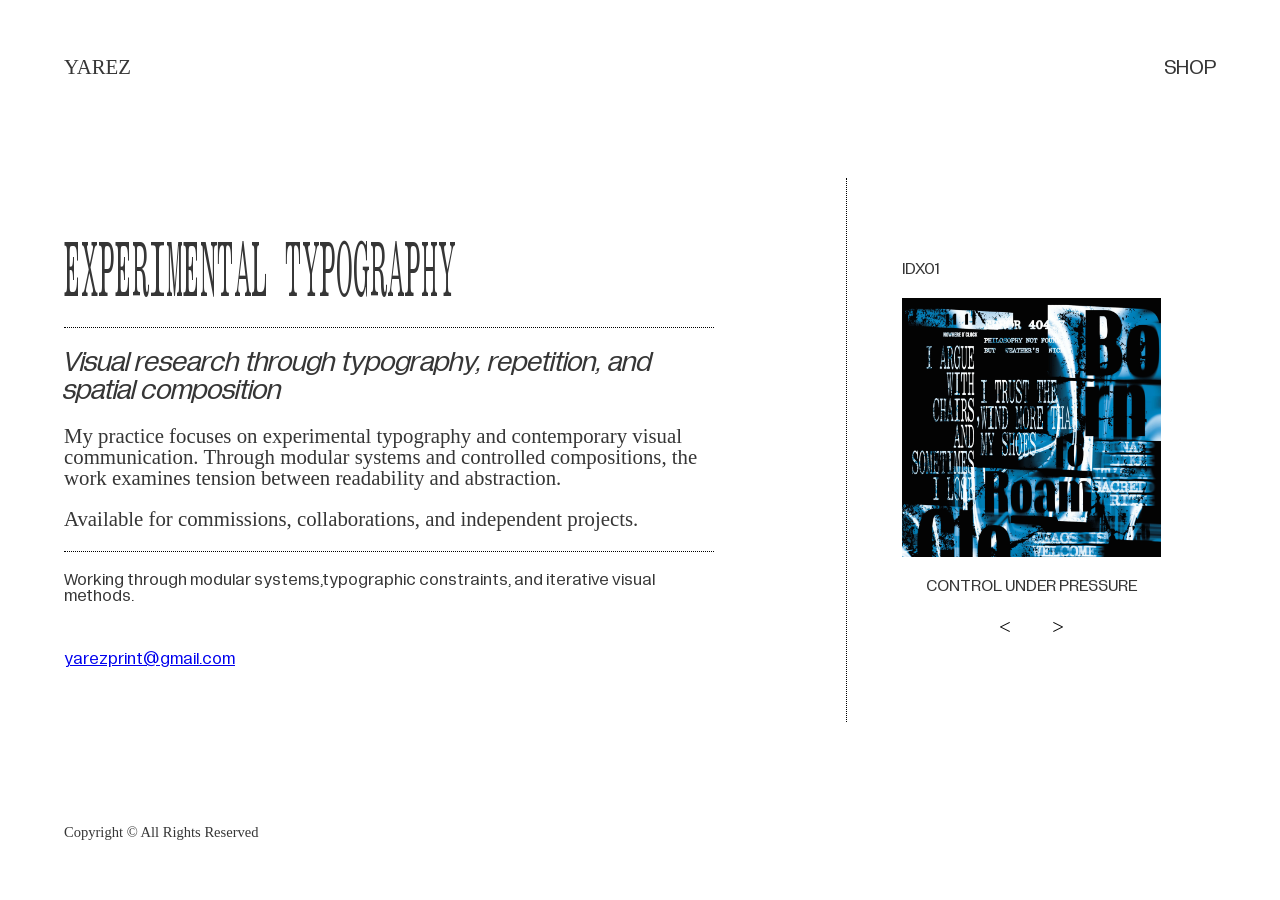
<file: index.html>
<!DOCTYPE html>
<html lang="en">
<head>
    <meta charset="UTF-8">
    <meta name="viewport" content="width=device-width, initial-scale=1.0">
    <title>YAREZ</title>
    <link rel="stylesheet" href="index.css">
</head>
<body>

    <div class="home">
        <header>
            <div class="logo">
                <p>YAREZ</p>
            </div>

            <div class="shop">
                <a href="shop.html">SHOP</a>
            </div>
        </header>

        <div class="content">
            <div class="con1">
                <div class="con11">
                    <h1>Experimental Typography</h1>
                    <h3 style="padding-bottom: 1rem; padding-top: 1rem;">Visual research through typography, repetition, and spatial composition</h3>
                    <p style="padding-bottom: 1rem;">My practice focuses on experimental typography and contemporary visual communication.
                        Through modular systems and controlled compositions, the work examines tension between readability and abstraction.</p>
                    <p style="padding-bottom: 1rem;">Available for commissions, collaborations, and independent projects.</p>
                    <figcaption style="padding-bottom: 2rem;">Working through modular systems,typographic constraints,
                and iterative visual methods.</figcaption>
                    <a href="#">yarezprint@gmail.com</a>
                </div>
            </div>

            <div class="con2">
                <div class="con22">
                    <div class="galery">
                    <div class="gtext1">
                        <figcaption id="slide-index">IDX01</figcaption>
                    </div> 
                    <div class="work slider">
                         <img src="image/1.jpg" class="active" alt="" loading="eager">
                         <img src="image/2.png" alt="" loading="eager">
                         <img src="image/3.png" alt="" loading="eager">
                         <img src="image/4.png" alt="" loading="eager">
                         <img src="image/5.png" alt="" loading="eager">
                    </div>

                    <div class="gtext2">
                         <figcaption id="slide-title">naslov</figcaption>
                    </div>
                    <div class="controls">
                        <button id="prev-slide"><</button>
                        <button id="next-slide">></button>
                    </div>
                </div>
            </div>
            </div>
            </div>

        <footer>
            <P>Copyright © All Rights Reserved</P>
        </footer>
    </div>



    <script>

const slides =
document.querySelectorAll('.slider img');

const nextBtn =
document.getElementById('next-slide');

const prevBtn =
document.getElementById('prev-slide');

const slideIndex =
document.getElementById('slide-index');

const slideTitle =
document.getElementById('slide-title');

let current = 0;

/* PODACI ZA SVAKU SLIKU */

const slideData = [

    {
        index: 'IDX01',
        title: 'CONTROL UNDER PRESSURE'
    },

    {
        index: 'IDX02',
        title: 'REACTION IS INTERRUPTED'
    },

    {
        index: 'IDX03',
        title: 'STATUS PRECEDES RULES'
    },

    {
        index: 'IDX04',
        title: 'REPETITION PRODUCES BELIEF'
    },

    {
        index: 'IDX05',
        title: 'VALUE INCREASES WITH DISTANCE'
    }

];

function updateContent(){

    slideIndex.textContent =
        slideData[current].index;

    slideTitle.textContent =
        slideData[current].title;
}

function showSlide(index){

    slides[current]
        .classList.remove('active');

    current = index;

    slides[current]
        .classList.add('active');

    updateContent();
}

function nextSlide(){

    let next =
        (current + 1) % slides.length;

    showSlide(next);
}

function prevSlide(){

    let prev =
        (current - 1 + slides.length)
        % slides.length;

    showSlide(prev);
}

nextBtn.addEventListener(
    'click',
    nextSlide
);

prevBtn.addEventListener(
    'click',
    prevSlide
);

updateContent();

</script>
   




</body>
</html>
</file>
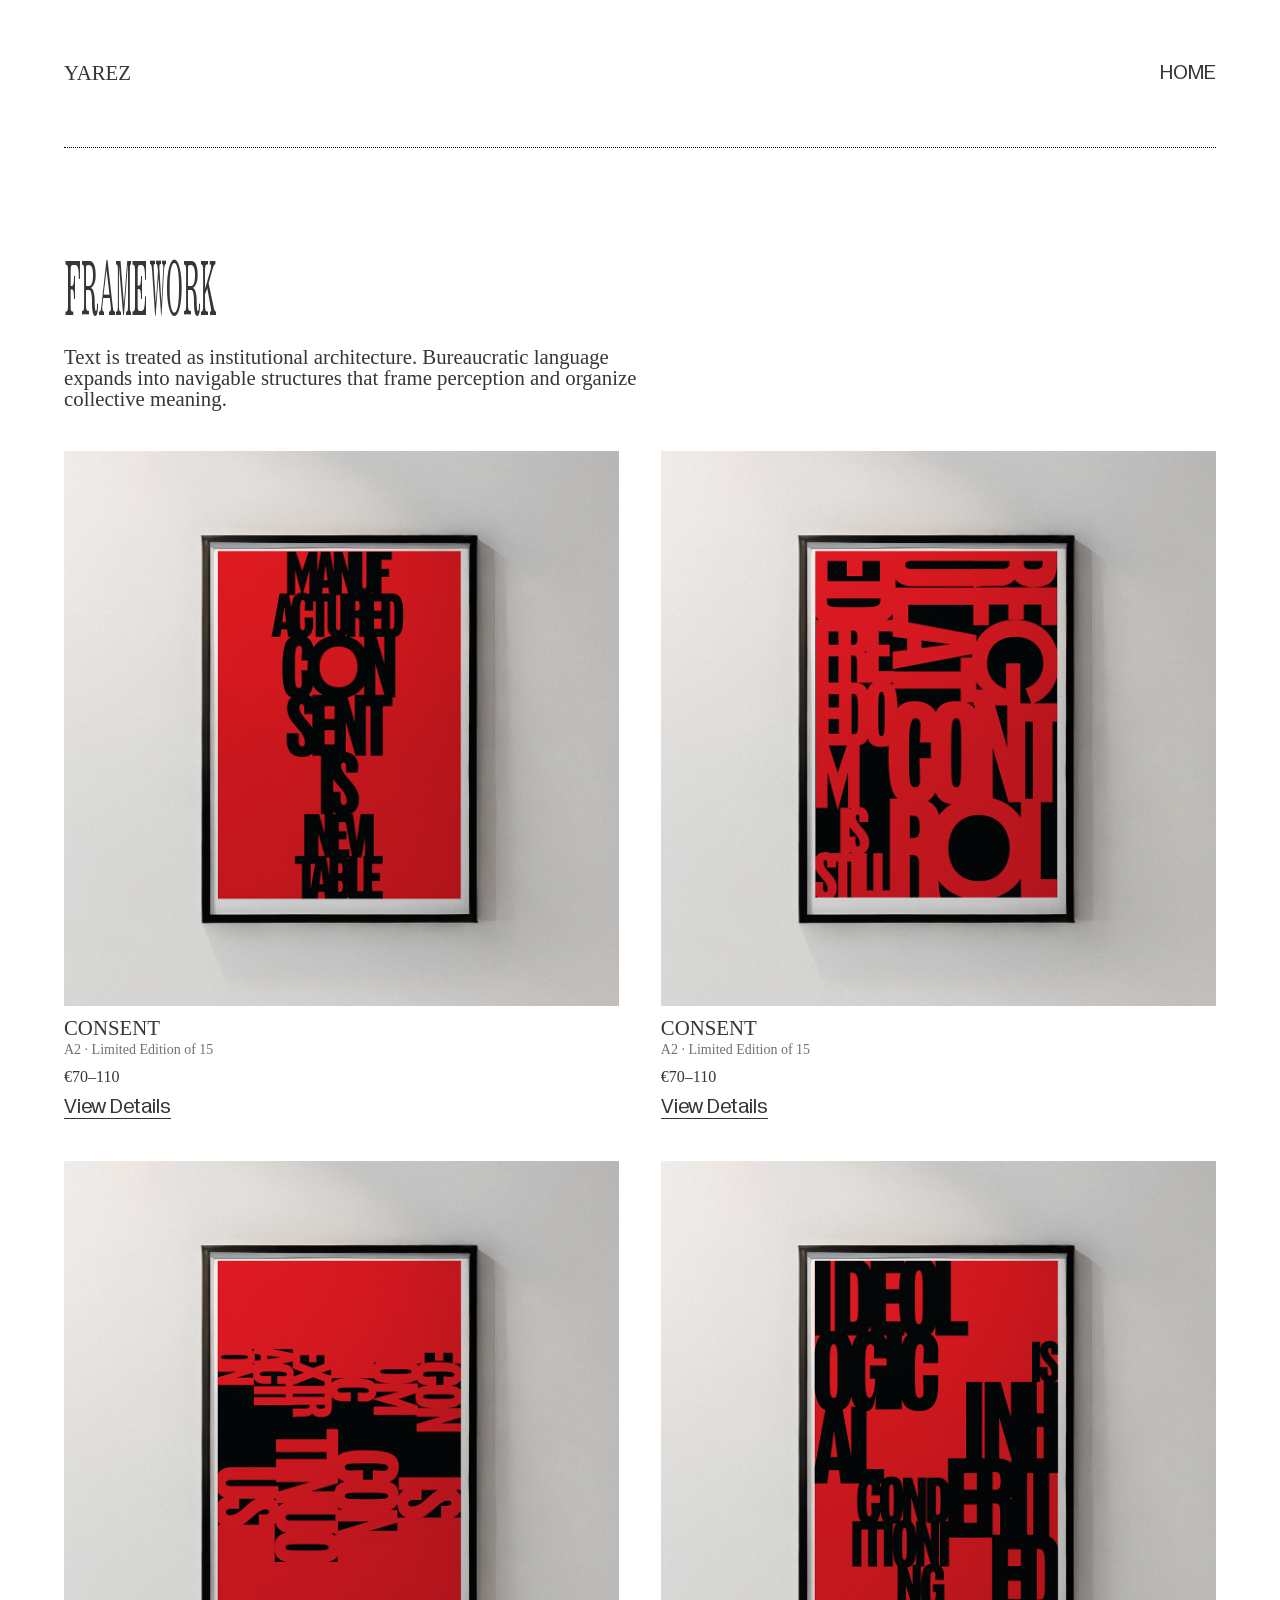
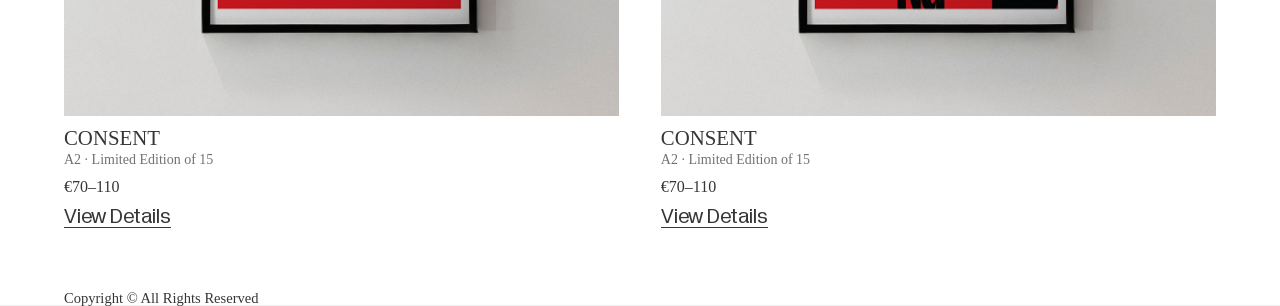
<file: shop.html>
<!DOCTYPE html>
<html lang="en">
<head>
    <meta charset="UTF-8">
    <meta name="viewport" content="width=device-width, initial-scale=1.0">
    <title>YAREZ</title>
    <link rel="stylesheet" href="index.css">
</head>
<body>

    <div class="home2">

        <header style="border-bottom: dotted 1px #000;">
            <div class="logo">
                <p>YAREZ</p>
            </div>

            <div class="shop">
                <a href="index.html">HOME</a>
            </div>
        </header>

        <div class="shop">
            <div class="shop_desc">
                <h1 style="padding-bottom: 1rem;">FRAMEWORK</h1>
                <p>
                Text is treated as institutional architecture. Bureaucratic language expands into navigable structures that frame perception and organize collective meaning.
                </p>
            </div>

            <div class="shop_gallery">
                <div class="card">
                   <img src="image/11.png" alt="Consent Poster">

                   <div class="card_info">
                   <h2>CONSENT</h2>

                   <p class="edition">
                     A2 · Limited Edition of 15
                   </p>

                   <p class="price">
                      €70–110
                    </p>

                    <a href="#" class="buy_btn">
                      View Details
                     </a>
                  </div>
                </div>

                <div class="card">
                   <img src="image/12.png" alt="Consent Poster">

                   <div class="card_info">
                   <h2>CONSENT</h2>

                   <p class="edition">
                     A2 · Limited Edition of 15
                   </p>

                   <p class="price">
                      €70–110
                    </p>

                    <a href="#" class="buy_btn">
                      View Details
                     </a>
                  </div>
                </div>

                <div class="card">
                   <img src="image/13.png" alt="Consent Poster">

                   <div class="card_info">
                   <h2>CONSENT</h2>

                   <p class="edition">
                     A2 · Limited Edition of 15
                   </p>

                   <p class="price">
                      €70–110
                    </p>

                    <a href="#" class="buy_btn">
                      View Details
                     </a>
                  </div>
                </div>

                <div class="card">
                   <img src="image/15.png" alt="Consent Poster">

                   <div class="card_info">
                   <h2>CONSENT</h2>

                   <p class="edition">
                     A2 · Limited Edition of 15
                   </p>

                   <p class="price">
                      €70–110
                    </p>

                    <a href="#" class="buy_btn">
                      View Details
                     </a>
                  </div>
                </div>

               
            </div>
            
        </div> 

        <footer>
            <P>Copyright © All Rights Reserved</P>
        </footer>
    </div>



  
   




</body>
</html>
</file>
<file: index.css>
@font-face {
  font-family: 'Literatura';
  src: url('./fonts/LiteraturaPastRegular.woff') format('woff'),
       url('./fonts/LiteraturaPastRegular.otf') format('opentype');
  font-weight: normal;
  font-style: normal;
  font-display: swap;
}

@font-face {
  font-family: 'Kommuna';
  src: url('./fonts/KommunaNormal1.10.woff') format('woff'),
       url('./fonts/KommunaNormal1.10.otf') format('opentype');
  font-weight: normal;
  font-style: normal;
  font-display: swap;
}

@font-face {
  font-family: 'KommunaBold';
  src: url('./fonts/KommunaNormalBold1.10.woff') format('woff'),
       url('./fonts/KommunaNormalBold1.10.otf') format('opentype');
  font-weight: bold;
  font-style: normal;
  font-display: swap;
}

@font-face {
  font-family: 'KommunaBlack';
  src: url('./fonts/KommunaNormalBlack1.10.woff') format('woff'),
       url('./fonts/KommunaNormalBlack1.10.otf') format('opentype');
  font-weight: 900; /* 900 je uobičajena vrednost za 'black' težinu */
  font-style: normal;
  font-display: swap;
}

@font-face {
  font-family: 'KommunaNarrow';
  src: url('./fonts/KommunaNarrow1.10.woff') format('woff'),
       url('./fonts/KommunaNarrow1.10.otf') format('opentype');
  font-weight: 900; /* 900 je uobičajena vrednost za 'black' težinu */
  font-style: normal;
  font-display: swap;
}

@font-face {
  font-family: 'KommunaNarrowBold';
  src: url('./fonts/KommunaNarrowBold.woff') format('woff'),
       url('./fonts/KommunaNarrowBold.otf') format('opentype');
  font-weight: 900; /* 900 je uobičajena vrednost za 'black' težinu */
  font-style: normal;
  font-display: swap;
}

@font-face {
  font-family: 'KommunaUltraNarrow';
  src: url('./fonts/KommunaUltraNarrow1.10.woff') format('woff'),
       url('./fonts/KommunaUltraNarrow1.10.otf') format('opentype');
  font-style: normal;
  font-display: swap;
}

@font-face {
  font-family: 'GramatikaRegular';
  src: url('./fonts/GramatikaRegular1.00.woff') format('woff'),
       url('./fonts/GramatikaRegular1.00.otf') format('opentype');
  font-weight: 400;
  font-style: normal;
  font-display: swap;
}

@font-face {
  font-family: 'GramatikaBold';
  src: url('./fonts/GramatikaBold1.00.woff') format('woff'),
       url('./fonts/GramatikaBold1.00.otf') format('opentype');
  font-weight: bold;
  font-style: normal;
  font-display: swap;}

  @font-face {
  font-family: 'GramatikaSlanted';
  src: url('./fonts/GramatikaSlanted1.00.woff') format('woff'),
       url('./fonts/GramatikaSlanted1.00.otf') format('opentype');
  font-weight: bold;
  font-style: normal;
  font-display: swap;}

  @font-face {
    font-family: 'GramatikaShifted';
    src: url('./fonts/GramatikaShifted1.00.woff') format('woff'),
         url('./fonts/GramatikaShifted1.00.woff') format('opentype');
    font-weight: normal;
    font-style: normal;
    font-display: swap;
  }
  
  @font-face {
    font-family: 'GramatikaBoldShifted';
    src: url('./fonts/GramatikaBoldShifted1.00.woff') format('woff'),
         url('./fonts/GramatikaBoldShifted1.00.otf') format('opentype');
    font-weight: normal;
    font-style: normal;
    font-display: swap;
  }

  
@font-face {
  font-family: 'Farmacia';
  src: url('./fonts/NG-Farmacia-TRIAL.woff2') format('woff'),
       url('./fonts/NG-Farmacia-TRIAL.otf') format('opentype');
  font-weight: normal;
  font-style: normal;
  font-display: swap;
}



  *,
*::after,
*::before {
  margin: 0;
  padding: 0;
  box-sizing: border-box;
  text-decoration: none;
  list-style: none;
  
}

html {
  font-size: 140%;
  line-height: 1;
 

}


h1 {
  font-family: KommunaUltraNarrow;
  font-size: 4rem;
  font-weight: 400;
  line-height: 0.9;
    text-transform: uppercase;
  
}

h2 {
  font-size: 3rem;
  font-weight: 400;
  font-family: Gramatika;
}

h3 {
  font-size: 1.35rem;
  font-family: GramatikaSlanted;
  font-weight: 400;
  line-height: 1;
  
}

p {
  font-size: 1rem;
  font-weight: 400;
  font-family: Gramatika;
  line-height: 1;
}

figcaption {
  font-size: 0.8rem;
  font-family: Gramatikaregular;
  font-weight: 400;
}

a {
  font-family: 'GramatikaRegular';

}

.shop a{
    text-decoration: none;
    color: inherit;
}





/* Basic/////////////////////////////////////////////////////////////////////////////////////////////////////////////////////////////////////////////////*/

body{
  background-color: #EEEFEE;
}

.home{
  max-width: 1440px;
  margin: 0 auto;
  display: flex;
  flex-direction: column;
  justify-content: space-between;
  height: 100dvh;
  padding: 0 5%;
  background-color: #fff;
  color: #363636;

}

.home2{
  max-width: 1440px;
  margin: 0 auto;
  display: flex;
  flex-direction: column;
  justify-content: space-between;
  padding: 0 5%;
  background-color: #fff;
  color: #363636;

}


/* heder/////////////////////////////////////////////////////////////////////////////////////////////////////////////////////////////////////////////////*/

header{
  height: 15%;
  display: flex;
  flex-direction: row;
  justify-content: space-between;
  align-items: center;

}







/* heder/////////////////////////////////////////////////////////////////////////////////////////////////////////////////////////////////////////////////*/

/* SHOP SHOP SHOP SHOP SHOP SHOP SHOP SHOP SHOP SHOP SHOP SHOP SHOP SHOP SHOP SHOP SHOP SHOP SHOP SHOP SHOP SHOP SHOP SHOP SHOP SHOP SHOP SHOP SHOP SHOP SHOP SHOP SHOP SHOP SHOP SHOP/////////////////////////////////////////////////////////////////////////////////////////////////////////////////////////////////////////////////*/
.shop{
  padding: 3rem 0;
}

.shop_desc{
  padding: 2rem 0;
  width: 50%;
}

.shop_gallery{
    display: grid;
    grid-template-columns: repeat(2, 1fr);
    gap: 2rem;
}

@media (max-width: 1024px){
    .shop_gallery{
        grid-template-columns: repeat(2, 1fr);
    }
}

@media (max-width: 600px){
    .shop_gallery{
        grid-template-columns: 1fr;
    }
}

.card{
    display:flex;
    flex-direction:column;
    gap:12px;
}

.card img{
    width:100%;
    display:block;
}

.card_info{
    display:flex;
    flex-direction:column;
    gap:4px;
}

.card h2{
    font-size:18px;
    font-weight:500;
    margin:0;
}

.edition{
    font-size:14px;
    opacity:.7;
    margin:0;
}

.price{
    font-size:16px;
    margin:8px 0 0;
}

.buy_btn{
    display:inline-block;
    margin-top:8px;
    text-decoration:none;
    border-bottom:1px solid currentColor;
    width:max-content;
}

.card h2{
  font-size: 1rem;
  font-family: Gramatika;
}


/* CONTENT/////////////////////////////////////////////////////////////////////////////////////////////////////////////////////////////////////////////////*/

.content{
  display: grid;
  grid-template-columns: 2fr 1fr;
  align-items: center;
  gap: 2rem;
}

.con11 a{
  padding-block: 1rem;
  font-size: 0.8rem;
  text-decoration: underline;
}


.con11 h1 {
  position: relative;
  padding-bottom: 1rem;
}

.con11 h1::after {
  content: "";

  position: absolute;
  left: 50%;
  bottom: 0;

  transform: translateX(-50%);

  width: 100%;

  border-bottom: 1px dotted #000000;
}


.con11{
  max-width: 650px; 
 text-align: left;
}

.con11 figcaption{
  position: relative;
  padding-top: 1rem;
}

.con11 figcaption::before {
  content: "";

  position: absolute;
  left: 50%;
  top: 0;

  transform: translateX(-50%);

  width: 100%;

  border-bottom: 1px dotted #000000;
}


/* CONTENT/////////////////////////////////////////////////////////////////////////////////////////////////////////////////////////////////////////////////*/















/* SLIDER ////////////////////////////////////////////////////// */

.slider{
    position: relative;

    width: 70%;
    aspect-ratio: 1 / 1;

    overflow: hidden;
}

/* slike */

.slider img{
    position: absolute;
    inset: 0;

    width: 100%;
    height: 100%;

    object-fit: contain;

    opacity: 0;

    transition: opacity .5s ease-in-out;
}

/* aktivna slika */

.slider img.active{
    opacity: 1;
}

/* CONTROLS ////////////////////////////////////////////////////// */

.controls{

    width: 70%;

    display: flex;
    gap: 2rem;
    align-items: center;
    justify-content: center;
}

/* dugmad */

.controls button{

    background: none;
    border: none;

    cursor: pointer;

    font-family: Gramatika;
    font-size: 1rem;

    color: #030303;

    transition: opacity .2s ease;
}

/* hover */

.controls button:hover{
    opacity: .5;
}

/* Slider/////////////////////////////////////////////////////////////////////////////////////////////////////////////////////////////////////////////////*/



.con22{
  border-left: dotted 1px #000;
}

.galery {
    padding: 4rem 0;
    display: grid;
    place-items: center;
    gap: 1rem;

    width: 100%;
}

.gtext1 {
    width: 70%;
    display: flex;
    justify-content: left;
    text-align: left;
}


.gtext2 {
    width: 100%;
    display: flex;
    justify-content: center;
    text-align: center;
}

.gtext1 h3,
.gtext2 figcaption {
    max-width: 70%;
}




/* futer/////////////////////////////////////////////////////////////////////////////////////////////////////////////////////////////////////////////////*/

footer{
   height: 15%;
  display: flex;
  flex-direction: row;
  align-items: center;
  

}

footer p{
  font-size: 0.7rem;
}



/* futer/////////////////////////////////////////////////////////////////////////////////////////////////////////////////////////////////////////////////*/





 

/*/MEDIA//////////////////////////////////////////////////////////////////////////////////////////////////////////////////////////////////////////////////////////////////////////////////////*/

@media screen and (max-width: 1600px) {
  html {
    font-size: 140%;
  }

}

@media screen and (max-width: 1380px) {
 

  
}



@media screen and (max-width: 1280px) {
  html {
    font-size: 130%;
  }

 


}


@media screen and (max-width: 1024px) {

  html {
    font-size: 120%;

  
  }

  .content{
    height: auto;
  grid-template-columns: 1fr;
  border-top: 5rem;
}

  header{
    padding: 2rem 0;
    border-bottom: dotted 1px #000;
    align-items: baseline;
  }

  .shop{

    padding: 0 0;
    margin-top: 2rem;
    margin-bottom: 2rem;
  }

  .con11{
    margin-top: 4rem;
  max-width: 100%; 
 text-align: center;
 
}

.con11 h1 {
  position: relative;
  padding-bottom: 1rem;
}

.con11 h1::after {
  content: "";

  position: absolute;
  left: 50%;
  bottom: 0;

  transform: translateX(-50%);

  width: 50%;

  border-bottom: 1px dotted #000000;
}

.con11 figcaption{
  position: relative;
  padding-top: 1rem;
}

.con11 figcaption::before {
  content: "";

  position: absolute;
  left: 50%;
  top: 0;

  transform: translateX(-50%);

  width: 50%;

  border-bottom: 1px dotted #000000;
}



.con22{
  border-left: none;
  border-top: dotted 1px #000;
}

.gtext1 {
    width: 70%;
    display: flex;
    justify-content: center;
    text-align: center;
}







footer{
   padding: 1rem 0;
   align-items: baseline;
   justify-content: center;
   border-top: dotted 1px #000;
}

.shop_desc{
  width: 100%;
  text-align: center;
}




}

   

  

  

@media screen and (max-width: 768px) {
  html {
    font-size: 110%;
  }

 
  

  
}

@media screen and (max-width: 640px) {
  html {
    font-size: 100%;
  }
}

@media screen and (max-width: 420px) {
  html {
    font-size: 90%;
  }
}
</file>
